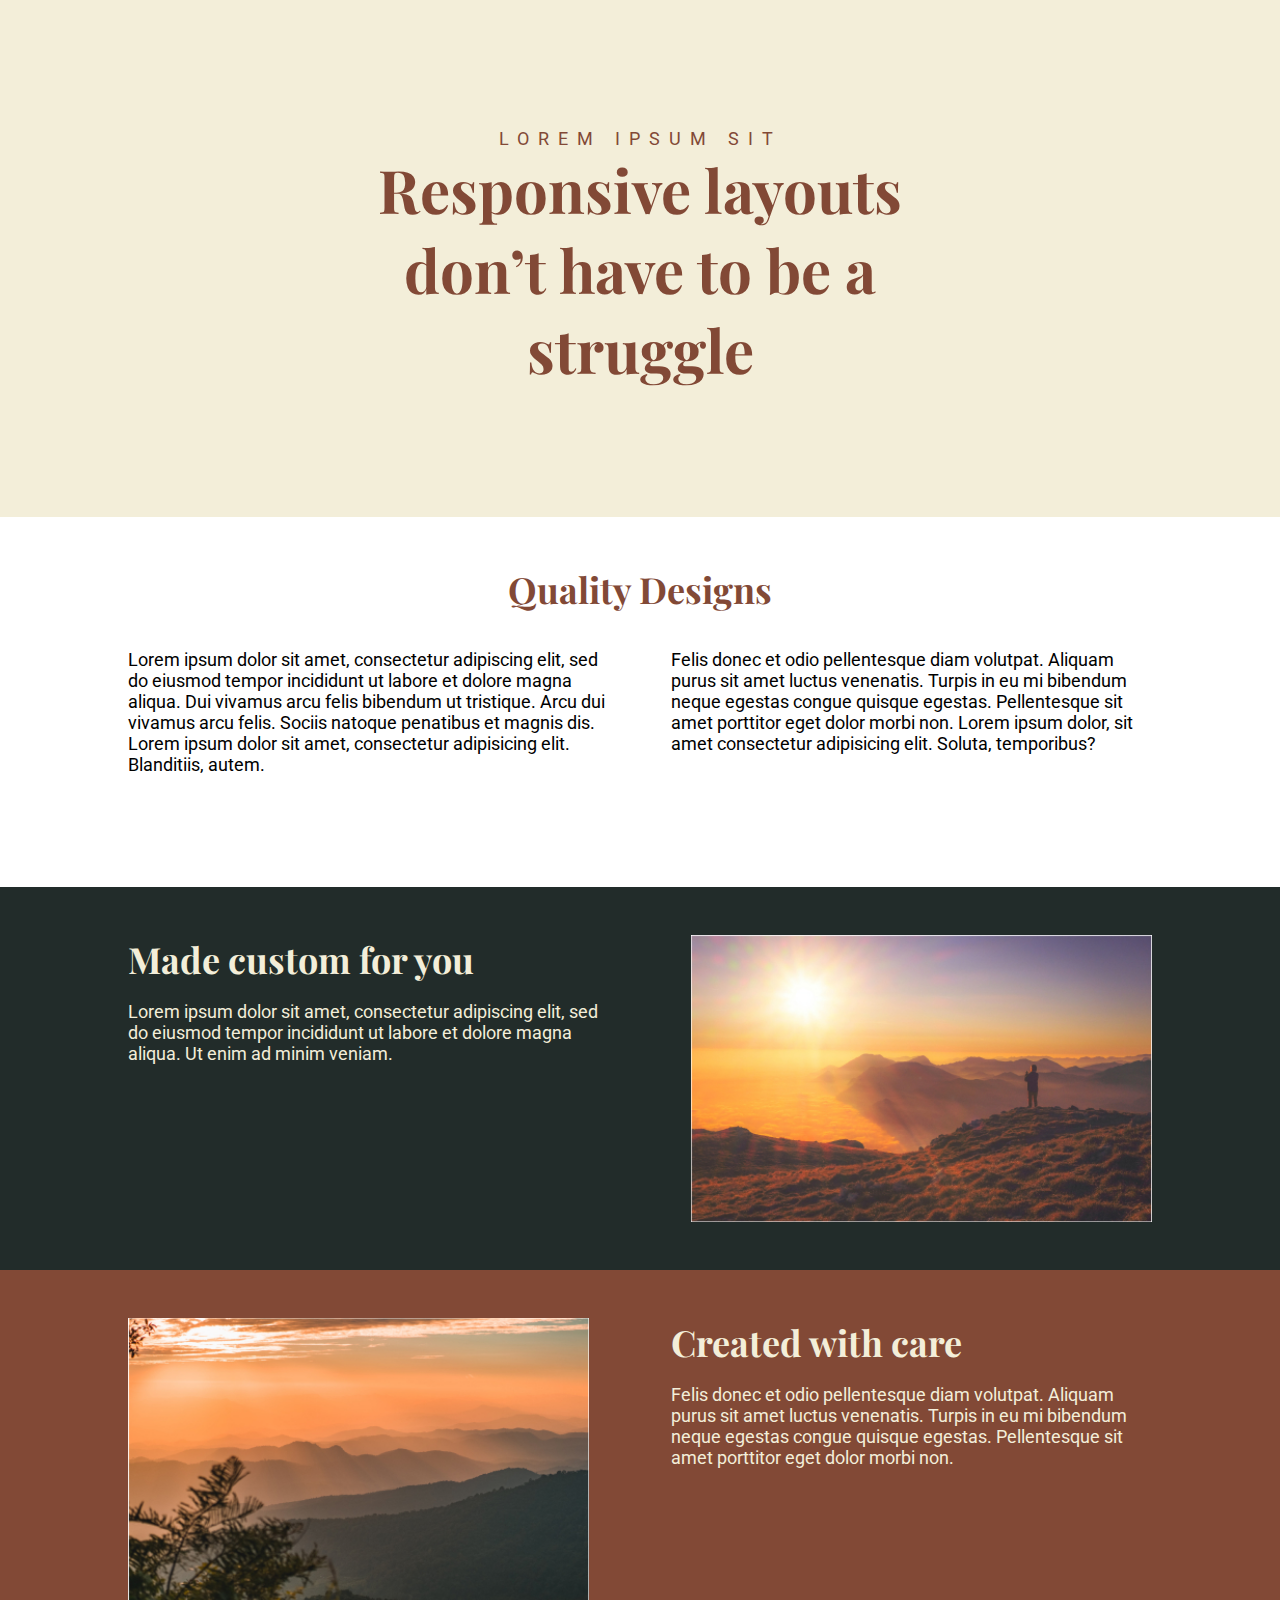
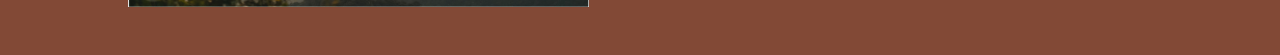
<file: index.html>
<!DOCTYPE html>
<html lang="en">

<head>
    <meta charset="UTF-8">
    <meta http-equiv="X-UA-Compatible" content="IE=edge">
    <meta name="viewport" content="width=device-width, initial-scale=1.0">
    <title>Flexbox challenge</title>
    <link rel="stylesheet" href="flex-box-challenge.css">
</head>

<body>
    <header>
        <div class="box">
            <p>Lorem ipsum sit</p>
            <h1>Responsive layouts don’t have to be a struggle</h1>

        </div>
    </header>

    <main>
        <div class="row row3">
            <h2 class="main-title-text">Quality Designs</h2>
            <div class="container ">
                <p class="sec">Lorem ipsum dolor sit amet, consectetur adipiscing elit,
                    sed do eiusmod tempor incididunt ut labore et dolore
                    magna aliqua. Dui vivamus arcu felis bibendum ut
                    tristique. Arcu dui vivamus arcu felis. Sociis natoque
                    penatibus et magnis dis.
                Lorem ipsum dolor sit amet, consectetur adipisicing elit. Blanditiis, autem. </p>
                <p class="sec">
                    Felis donec et odio pellentesque diam volutpat. Aliquam
                    purus sit amet luctus venenatis. Turpis in eu mi
                    bibendum neque egestas congue quisque egestas.
                    Pellentesque sit amet porttitor eget dolor morbi non.
                    Lorem ipsum dolor, sit amet consectetur adipisicing elit. Soluta, temporibus?
                </p>
            </div>
        </div>

        <div class="row row1">
            <div class="container ">
                <div class="sec ">
                    <h2 class="sec_title">Made custom for you</h2>
                    <p>Lorem ipsum dolor sit amet, consectetur adipiscing elit,
                        sed do eiusmod tempor incididunt ut labore et dolore
                        magna aliqua. Ut enim ad minim veniam.</p>
                </div>
                
                <img class="sec_img image" src="image-01.jpg" alt="">
                
            </div>
        </div>

        <div class="row row2">
            <div class="container ">
               
                <img class="sec_img image" src="image-02.jpg" alt="">
                


                <div class="sec" >
                    <h2 class="sec_title">Created with care</h2>
                    <p>Felis donec et odio pellentesque diam volutpat. Aliquam
                        purus sit amet luctus venenatis. Turpis in eu mi
                        bibendum neque egestas congue quisque egestas.
                        Pellentesque sit amet porttitor eget dolor morbi non.</p>
                </div>
            </div>
        </div>
    </main>
</body>

</html>
</file>
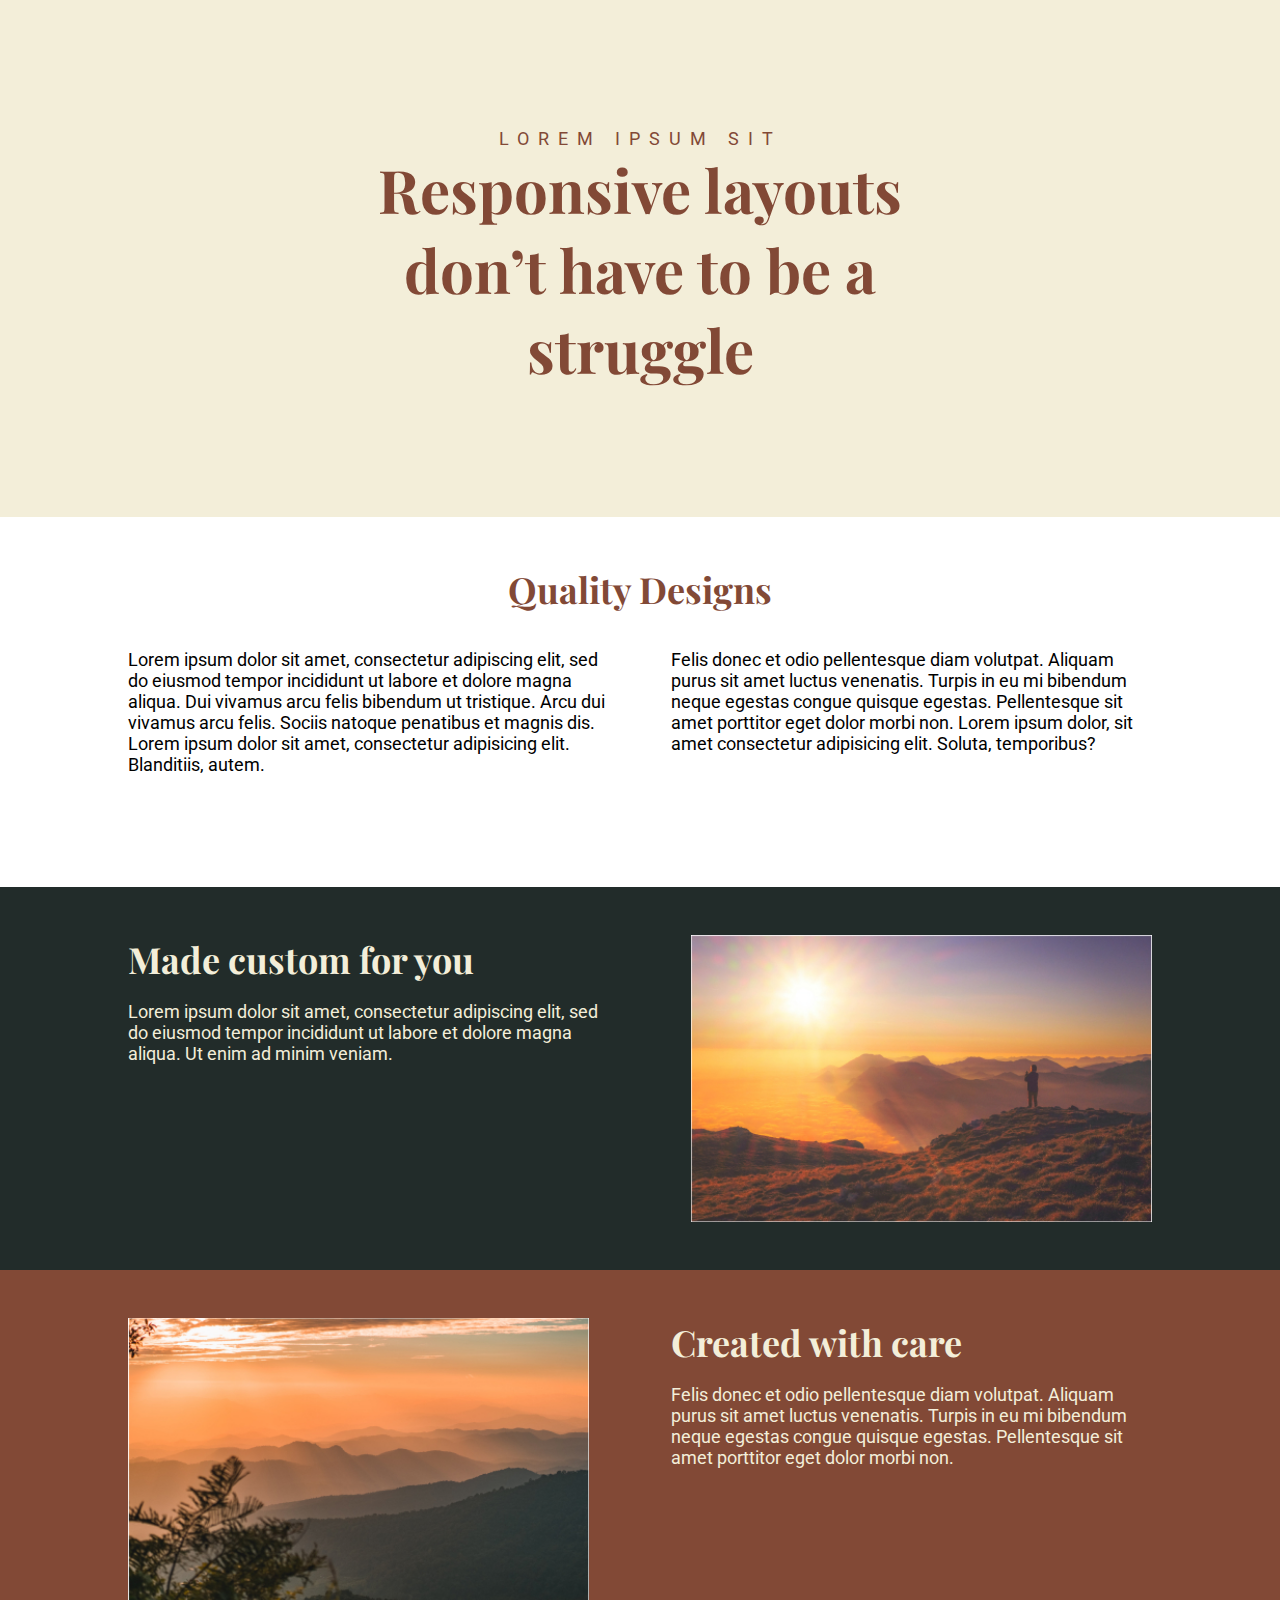
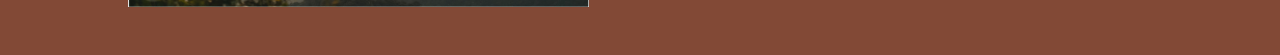
<file: flex-box-challenge.html>
<!DOCTYPE html>
<html lang="en">

<head>
    <meta charset="UTF-8">
    <meta http-equiv="X-UA-Compatible" content="IE=edge">
    <meta name="viewport" content="width=device-width, initial-scale=1.0">
    <title>Flexbox challenge</title>
    <link rel="stylesheet" href="flex-box-challenge.css">
</head>

<body>
    <header>
        <div class="box">
            <p>Lorem ipsum sit</p>
            <h1>Responsive layouts don’t have to be a struggle</h1>

        </div>
    </header>

    <main>
        <div class="row row3">
            <h2 class="main-title-text">Quality Designs</h2>
            <div class="container ">
                <p class="sec">Lorem ipsum dolor sit amet, consectetur adipiscing elit,
                    sed do eiusmod tempor incididunt ut labore et dolore
                    magna aliqua. Dui vivamus arcu felis bibendum ut
                    tristique. Arcu dui vivamus arcu felis. Sociis natoque
                    penatibus et magnis dis.
                Lorem ipsum dolor sit amet, consectetur adipisicing elit. Blanditiis, autem. </p>
                <p class="sec">
                    Felis donec et odio pellentesque diam volutpat. Aliquam
                    purus sit amet luctus venenatis. Turpis in eu mi
                    bibendum neque egestas congue quisque egestas.
                    Pellentesque sit amet porttitor eget dolor morbi non.
                    Lorem ipsum dolor, sit amet consectetur adipisicing elit. Soluta, temporibus?
                </p>
            </div>
        </div>

        <div class="row row1">
            <div class="container ">
                <div class="sec ">
                    <h2 class="sec_title">Made custom for you</h2>
                    <p>Lorem ipsum dolor sit amet, consectetur adipiscing elit,
                        sed do eiusmod tempor incididunt ut labore et dolore
                        magna aliqua. Ut enim ad minim veniam.</p>
                </div>
                
                <img class="sec_img image" src="image-01.jpg" alt="">
                
            </div>
        </div>

        <div class="row row2">
            <div class="container ">
               
                <img class="sec_img image" src="image-02.jpg" alt="">
                


                <div class="sec" >
                    <h2 class="sec_title">Created with care</h2>
                    <p>Felis donec et odio pellentesque diam volutpat. Aliquam
                        purus sit amet luctus venenatis. Turpis in eu mi
                        bibendum neque egestas congue quisque egestas.
                        Pellentesque sit amet porttitor eget dolor morbi non.</p>
                </div>
            </div>
        </div>
    </main>
</body>

</html>
</file>
<file: flex-box-challenge.css>
@import url("https://fonts.googleapis.com/css2?family=Playfair+Display:wght@900&family=Roboto:wght@300;400&display=swap");

* {
  margin: 0;
  padding: 0;
  box-sizing: border-box;
}

html {
  font-family: "Playfair Display", serif;
  font-family: "Roboto", sans-serif;
}

header {
  background: #f3eed9;
  width: 100%;
}

.box{
    color:#824936 ;
    width: 50%;
    margin: 0 auto;
    text-align: center;
    max-width: 1100px;
    padding: 8em 0;
    
    

}
.box p{
    font-family:"Roboto", sans-serif; 
    font-size: 18px;
    text-transform: uppercase;
    letter-spacing: .5em;
}

.box h1{
    font-family: "Playfair Display", serif;
    font-size: 60px;
}

/*----------- main-------------- */

.container{
    display: flex;
    font-family:"Roboto", sans-serif;
    font-size: 21px;
    margin: 0 auto;
    /* text-align: center; */
    width: 80%;
   
    justify-content: space-between;
    
}


.main-title-text{
    color:#824936 ;
    font-size: 36px;
    font-family: "Playfair Display", serif;
    text-align: center;
    margin-bottom: 1em;
}


.row1{
    background:#222C2A ;
    padding: 3em 0;
}
.row2{
    background: #824936;
    padding: 3em 0;
}
.row{
    padding: 3em 0;
}

.sec,.sec1{
    width: 47%;
    font-family:"Roboto", sans-serif;
    font-size: 18px;
    

}

.sec_img{
    width: 45%;
}

.sec_title{
    font-family: "Playfair Display", serif;
    font-size: 36px;
    color: #f3eed9;
    margin-bottom: .5em;
}

.sec p{
    color: #f3eed9;
    
}
.row3{
    margin-bottom: 4em;
}

@media(max-width:660px){
    .container{
        display: flex;
        flex-direction: column;
        width: 100%;
        justify-content: space-around;
        align-items: center;
        text-align: center;

    }
    .sec,.sec1{
        width: 90%;
        margin: 0 auto;
    }
    .sec,.sec1{
        margin-bottom: 2em;
    }
    .image{
        margin-bottom: 1em;
        order: 2;
        
    }

    .sec_img{
        width: 90%;
    }

    .row3{
        margin-bottom: .5em;
        padding-bottom: 1.5em;
    }

}
</file>
